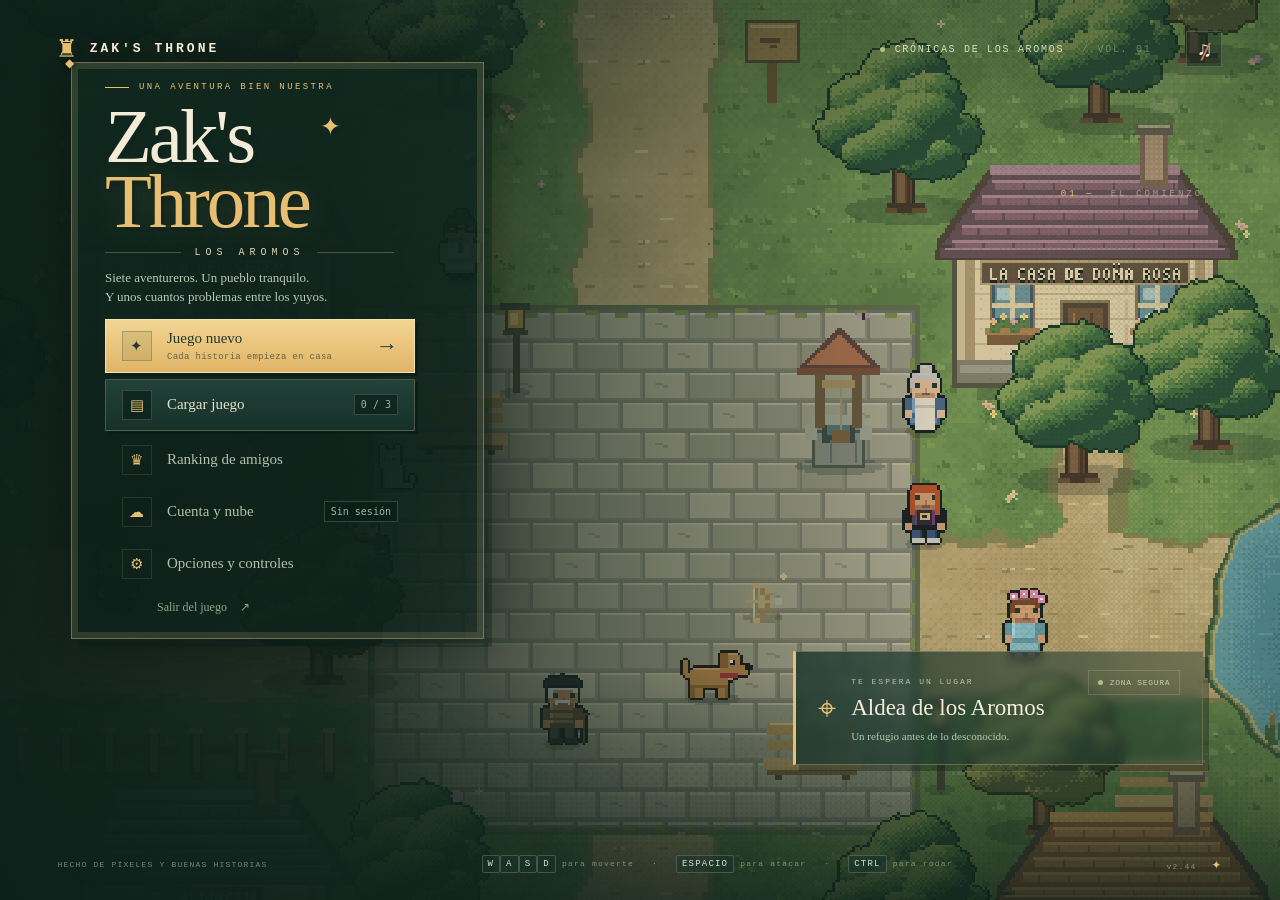
<file: index.html>
<!DOCTYPE html>
<html lang="es">
<head>
  <meta charset="UTF-8">
  <meta name="viewport" content="width=device-width, initial-scale=1, viewport-fit=cover, user-scalable=no">
  <meta name="mobile-web-app-capable" content="yes">
  <meta name="apple-mobile-web-app-capable" content="yes">
  <meta name="apple-mobile-web-app-status-bar-style" content="black-translucent">
  <meta name="theme-color" content="#172e28">
  <link rel="manifest" href="manifest.webmanifest">
  <link rel="apple-touch-icon" href="icons/icon-192.png">
  <meta name="description" content="Zak's Throne: una aventura pixel art entre amigos, yuyos y un poquito de peligro.">
  <title>Zak's Throne — Los Aromos</title>
  <link rel="icon" href="data:image/svg+xml,%3Csvg xmlns='http://www.w3.org/2000/svg' viewBox='0 0 32 32'%3E%3Crect width='32' height='32' rx='6' fill='%23172e28'/%3E%3Cpath d='M6 10l5 5 5-9 5 9 5-5-3 15H9z' fill='%23eac779'/%3E%3C/svg%3E">
  <link rel="stylesheet" href="src/style.css">
</head>
<body>
  <main id="app">
    <canvas id="world" width="640" height="360" aria-label="Mundo de Zak's Throne: juego de aventura visto desde arriba"></canvas>
    <div class="vignette"></div>
    <header id="masthead"><a class="brand" href="#" aria-label="Zak's Throne"><span class="crown">♜</span> ZAK'S THRONE</a><div class="edition"><span class="live-dot"></span> CRÓNICAS DE LOS AROMOS <span class="edition-version">/ VOL. 01</span></div><button class="icon-button" id="menu-fullscreen" title="Pantalla completa" aria-label="Pantalla completa">⛶</button><button class="icon-button" id="sound-toggle" title="Activar o desactivar sonido" aria-label="Activar sonido">♫<span class="sound-slash">/</span></button></header>
    <section id="menu-screen" class="screen menu-screen">
      <div class="menu-copy">
        <div class="eyebrow"><span></span> UNA AVENTURA BIEN NUESTRA</div>
        <h1>Zak's<br><span>Throne</span><i>✦</i></h1>
        <div class="title-rule"><span></span><b>LOS AROMOS</b><span></span></div>
        <p class="menu-description">Siete aventureros. Un pueblo tranquilo.<br>Y unos cuantos problemas entre los yuyos.</p>
        <nav class="main-actions" aria-label="Menú principal">
          <button class="button primary" id="new-game"><span class="button-symbol">✦</span><span>Juego nuevo<small>Cada historia empieza en casa</small></span><span class="arrow">→</span></button>
          <button class="button secondary" id="load-game"><span class="button-symbol">▤</span><span>Cargar juego</span><span id="save-count" class="button-tag">0 / 3</span></button>
          <button class="button quiet" id="ranking-button"><span class="button-symbol">♛</span><span>Ranking de amigos</span></button>
          <button class="button quiet hidden" id="cloud-button"><span class="button-symbol">☁</span><span>Cuenta y nube</span><span id="cloud-status" class="button-tag"></span></button>
          <button class="button quiet" id="settings-button"><span class="button-symbol">⚙</span><span>Opciones y controles</span></button>
          <button class="exit-link" id="exit-game">Salir del juego <span>↗</span></button>
        </nav>
        <div class="menu-note"><span class="tiny-leaf">❧</span> Sin apuro. El camino también es la aventura.</div>
      </div>
      <aside class="scene-caption"><div class="scene-marker">⌖</div><div><span>TE ESPERA UN LUGAR</span><strong>Aldea de los Aromos</strong><p>Un refugio antes de lo desconocido.</p></div><span class="safe-pill"><i></i> ZONA SEGURA</span></aside>
      <div class="scene-label"><span>01 —</span> EL COMIENZO</div>
    </section>
    <section id="character-screen" class="screen hidden">
      <div class="page-heading"><button class="back-button" data-back="menu">← Volver</button><div class="eyebrow">TU HISTORIA, TU PERSONAJE</div><h2>¿Quién sale a la aventura?</h2><p>Cada amigo tiene su manera de arreglárselas.</p></div>
      <div id="character-grid" class="character-grid"></div>
      <div id="character-detail" class="character-detail"></div>
      <div class="character-bottom"><label class="ranking-name"><span>Tu nombre en el ranking</span><input id="player-name" maxlength="16" autocomplete="nickname" placeholder="Tu apodo (obligatorio)" spellcheck="false" required aria-required="true"></label><button id="begin-adventure" class="button primary compact">Empezar la aventura <span>→</span></button></div>
    </section>
    <section id="hud" class="hidden" aria-label="Interfaz de juego">
      <div class="player-panel"><canvas id="hud-portrait" width="40" height="48"></canvas><div class="player-vitals"><div class="player-label"><strong id="hud-name">Dante</strong><span id="hud-level">NVL. 1</span></div><div class="meter health"><i id="health-fill"></i><span id="health-text"></span></div><div class="meter energy"><i id="energy-fill"></i><span id="energy-text"></span></div><div class="meter xp"><i id="xp-fill"></i></div><div class="purse"><span id="hud-coins" title="Monedas">◉ 0</span><button id="herb-button" class="purse-herbs" title="Usar hierba medicinal (R)">❦ <b id="hud-herbs">0/5</b> <kbd>R</kbd></button><button id="item-button" class="purse-herbs purse-item" title="Usar el objeto elegido (F). G cambia de objeto">🎒 <b id="hud-item">—</b> <kbd>F</kbd></button><span id="hud-combo" class="combo"></span></div></div></div>
      <div class="location-panel"><span id="hud-time">☀ 08:00</span><strong id="hud-biome">Aldea de los Aromos</strong><span id="hud-safety" class="safe-text">ZONA SEGURA</span></div>
      <div id="status-effects"></div><div id="quest-hint"><span>DIARIO DE VIAJE</span><strong id="quest-current">Encontrá el arco en la aldea</strong><small>J para abrir el diario</small></div>
      <div id="interaction-hint" class="hidden"></div>
      <div id="boss-bar" class="hidden" aria-live="polite"><span id="boss-name">Jefe</span><div class="boss-meter"><i id="boss-fill"></i></div><small id="boss-hint"></small></div>
      <div class="bottom-hud"><button id="stats-button" class="hud-button" title="Personaje (C)">♙ <span>Personaje</span><b id="points-badge" class="hidden">0</b><kbd>C</kbd></button><button id="bag-button" class="hud-button" title="Bolsa y amuletos (B)">🎒 <span>Bolsa</span><kbd>B</kbd></button><div id="weapon-bar"></div><button id="ability-button" class="hud-button ability"><span id="ability-label">Habilidad</span><kbd>Q</kbd><i id="ability-cooldown"></i></button><button id="journal-button" class="hud-button" title="Diario (J)">▤ <b id="journal-badge" class="hidden" aria-label="Recompensas para reclamar">◉</b><kbd>J</kbd></button><button id="pause-button" class="hud-button" title="Pausa (Esc)">Ⅱ <kbd>Esc</kbd></button><button id="fullscreen-button" class="hud-button" title="Pantalla completa" aria-label="Pantalla completa">⛶</button></div>
      <div id="touch-controls"><div id="joystick-zone" aria-label="Joystick: arrastrá para moverte"><div class="stick-base"><div class="stick-knob"></div></div></div><div class="touch-actions"><button id="touch-attack" aria-label="Atacar: arrastrá para apuntar y soltá para atacar, o tocá para apuntar solo"><span class="aim-knob">⚔</span></button><button id="touch-roll" aria-label="Rodar">⟲<small>Rodar</small></button><button id="touch-ability" aria-label="Habilidad">✦<small id="touch-ability-label">Hab.</small></button><button id="touch-interact" aria-label="Interactuar">E</button><button id="touch-herb" aria-label="Usar hierba">❦<small id="touch-herb-count">0</small></button><button id="touch-item" aria-label="Usar el objeto elegido">🎒<small id="touch-item-count">—</small></button><button id="touch-run" aria-label="Correr" aria-pressed="false">»<small>Correr</small></button><button id="touch-weapon" aria-label="Cambiar arma">✊<small>Arma</small></button></div></div>
    </section>
    <div id="toast-container" aria-live="polite"></div>
    <div id="modal-overlay" class="hidden"><section id="modal" role="dialog" aria-modal="true" aria-labelledby="modal-title"><button id="close-modal" class="modal-close" aria-label="Cerrar">×</button><div id="modal-content"></div></section></div>
    <footer id="menu-footer"><span>HECHO DE PÍXELES Y BUENAS HISTORIAS</span><span><kbd>W</kbd><kbd>A</kbd><kbd>S</kbd><kbd>D</kbd> para moverte <i>·</i> <kbd>ESPACIO</kbd> para atacar <i>·</i> <kbd>CTRL</kbd> para rodar</span><span>v2.44 <b>✦</b></span></footer>
  </main>
  <script src="src/config.js"></script><script src="src/data.js"></script><script src="src/npcs.js"></script><script src="src/world.js"></script><script src="src/pixel.js"></script><script src="src/render.js"></script><script src="src/game.js"></script><script src="src/bosses.js"></script><script src="src/dimension.js"></script><script src="src/items.js"></script><script src="src/realm.js"></script><script src="src/weather.js"></script><script src="src/companions.js"></script><script src="src/companions-art.js"></script><script src="src/companion-levels.js"></script><script src="src/kennel.js"></script><script src="src/truco.js"></script><script src="src/medals.js"></script><script src="src/wanderer.js"></script><script src="src/weekly.js"></script><script src="src/bestiary.js"></script><script src="src/counter.js"></script><script src="src/forest.js"></script><script src="src/ranking.js"></script><script src="src/cloud.js"></script><script src="src/ui.js"></script><script src="src/ui-extras.js"></script><script src="src/ui-codex.js"></script>
</body>
</html>
</file>
<file: src/style.css>
:root{--ink:#172e28;--deep:#11251f;--paper:#f4ecd8;--muted:#a1b3a0;--gold:#e7be72;--line:rgba(221,222,183,.2);--green:#8ba780;--red:#d37666}*{box-sizing:border-box}html,body{margin:0;min-height:100%;width:100%;background:var(--deep);color:var(--paper);font-family:Georgia,'Times New Roman',serif}button,a{-webkit-tap-highlight-color:transparent}button{font:inherit;cursor:pointer}button:disabled{cursor:not-allowed;opacity:.4}button:focus-visible,a:focus-visible{outline:2px solid var(--gold);outline-offset:5px}button{color:inherit}a{color:inherit;text-decoration:none}#app{height:100svh;min-height:680px;position:relative;overflow:hidden;background:#294b39}#world{position:absolute;inset:0;width:100%;height:100%;object-fit:cover;image-rendering:crisp-edges;image-rendering:pixelated}.vignette{position:absolute;inset:0;background:linear-gradient(90deg,rgba(12,31,25,.97) 0%,rgba(15,34,27,.89) 26%,rgba(15,34,27,.45) 49%,rgba(13,29,25,.08) 76%),linear-gradient(0deg,rgba(11,29,23,.74),transparent 25%,transparent 80%,rgba(11,29,23,.3));pointer-events:none}#masthead{position:absolute;z-index:10;left:4.5%;right:4.5%;top:31px;display:flex;align-items:center;gap:35px}.brand{font:700 13px/1.4 'Courier New',monospace;letter-spacing:3px;display:flex;align-items:center;gap:11px}.crown{font-size:30px;color:var(--gold);line-height:20px}.edition{font:10px 'Courier New',monospace;letter-spacing:1.7px;display:flex;gap:10px;align-items:center;margin-left:auto;color:#d7e0c4}.edition-version{opacity:.4;margin-left:8px}.live-dot,.safe-pill i{height:5px;width:5px;border-radius:50%;background:#acbf87;box-shadow:0 0 9px #adbf8755}.icon-button{border:1px solid var(--line);background:#132b2370;width:36px;height:36px;font-size:21px;position:relative}.sound-slash{position:absolute;right:9px;top:7px;font:22px monospace;color:var(--red)}.screen{position:absolute;inset:0}.hidden{display:none!important}.menu-copy{position:absolute;left:8.2%;top:19%;width:345px}.eyebrow{font:10px 'Courier New',monospace;letter-spacing:2.4px;color:var(--gold);display:flex;align-items:center;gap:10px}.eyebrow>span{height:1px;width:24px;background:var(--gold)}h1{font-size:clamp(76px,7.7vw,119px);line-height:.85;letter-spacing:-5px;margin:31px 0 27px;font-weight:normal;text-shadow:3px 4px 0 #0b211b55;position:relative}h1>span{color:var(--gold)}h1>i{font:25px Georgia;color:var(--gold);position:absolute;top:18px;left:277px}.title-rule{display:flex;align-items:center;gap:13px;width:289px}.title-rule span{height:1px;background:#d5b37555;flex:1}.title-rule b{font:10px 'Courier New',monospace;letter-spacing:5px;font-weight:normal;color:#ded5b7}.menu-description{font-size:15px;line-height:1.75;color:#bdc8b5;margin:23px 0 26px}.main-actions{display:flex;flex-direction:column;gap:10px;width:310px}.button{display:flex;align-items:center;gap:15px;text-align:left;width:100%;border:1px solid transparent;padding:16px 19px;font-size:17px;transition:background .18s,transform .18s}.button:hover{transform:translateX(3px)}.button.primary{background:var(--gold);color:#22392c;border-color:#f0d99b;box-shadow:3px 3px 0 #091e1970}.button.primary:hover{background:#f0cf8e}.button small{font:9px 'Courier New',monospace;display:block;margin-top:5px;opacity:.67;letter-spacing:.3px}.button-symbol{width:19px;font-size:20px}.arrow{margin-left:auto;font-size:22px}.secondary{border-color:#a4b09750;background:#1a352d8c;color:#e1e4cc}.secondary:hover,.quiet:hover{background:#36534499}.button-tag{font:10px monospace;margin-left:auto;border:1px solid var(--line);padding:4px 6px;color:var(--muted)}.quiet{background:#142e2455;color:#b2c0ab;border-color:transparent;padding-top:11px;padding-bottom:11px;font-size:14px}.exit-link{border:none;background:none;text-align:left;width:max-content;margin:7px 0 0 52px;padding:0;color:#8fa38e;font-size:12px}.exit-link:hover{color:var(--paper)}.exit-link span{padding-left:10px}.menu-note{margin-top:33px;font-size:11px;font-style:italic;color:#8b9e86;white-space:nowrap}.tiny-leaf{font-style:normal;color:var(--gold);font-size:20px;margin-right:8px}.scene-caption{position:absolute;right:6%;bottom:15%;display:flex;align-items:center;gap:15px;padding:18px 22px;border-left:2px solid #d5b77999;background:linear-gradient(90deg,#17342cc9,#17342c66);backdrop-filter:blur(5px)}.scene-marker{font-size:32px;color:var(--gold)}.scene-caption div>span{font:8px 'Courier New',monospace;letter-spacing:2px;color:#b6c5a6}.scene-caption strong{display:block;font-size:23px;font-weight:normal;margin:7px 0}.scene-caption p{font-size:11px;color:#b5c7ad;margin:0}.safe-pill{font:8px 'Courier New',monospace;color:#c3d2aa;letter-spacing:.7px;display:flex;align-items:center;gap:7px;border:1px solid #adc19740;padding:7px 9px;margin:0 0 0 28px;align-self:flex-start}.scene-label{position:absolute;right:6%;top:21%;font:9px 'Courier New',monospace;letter-spacing:3px;color:#dce5c388}.scene-label span{color:var(--gold);margin-right:8px}#menu-footer{position:absolute;bottom:26px;left:4.5%;right:4.5%;display:flex;justify-content:space-between;align-items:center;font:8px 'Courier New',monospace;letter-spacing:1.2px;color:#b4c4a2a0}kbd{display:inline-block;border:1px solid #b7c4a744;background:#18342b88;padding:3px 5px;font:9px 'Courier New',monospace;border-radius:2px;color:#dbe2c8}#menu-footer i{margin:0 12px}#menu-footer b{font-size:16px;color:var(--gold);margin-left:9px}#character-screen{background:#122b24ed;padding:99px 7% 65px;overflow:auto}.page-heading{text-align:center}.page-heading .eyebrow{justify-content:center}h2{font-size:37px;font-weight:normal;letter-spacing:-.8px;margin:12px 0}p{line-height:1.6}.page-heading p{color:var(--muted);font-size:14px;margin:8px 0 28px}.back-button{position:absolute;left:7%;top:104px;border:0;background:none;color:var(--muted);font-size:13px}.character-grid{max-width:1060px;margin:auto;display:grid;grid-template-columns:repeat(7,1fr);gap:12px}.character-card{background:#203c31;border:1px solid var(--line);text-align:center;position:relative;padding:16px 7px 18px;transition:transform .15s,background .15s}.character-card:hover{transform:translateY(-4px);background:#2b4939}.character-card.selected{border-color:var(--gold);background:#364736;box-shadow:0 0 0 2px #d5b77922}.character-card.selected:before{content:'✦';position:absolute;top:8px;right:10px;color:var(--gold);font-size:13px}.character-card canvas{height:105px;width:88px;image-rendering:pixelated;display:block;margin:0 auto 9px}.character-card strong{font-size:21px;display:block;font-weight:normal}.character-card small{font:9px 'Courier New',monospace;color:var(--muted);display:block;margin-top:8px}.character-detail{max-width:1060px;margin:18px auto 0;display:grid;grid-template-columns:1fr 1.7fr;gap:30px;background:#0b221b80;border:1px solid var(--line);padding:23px 26px}.stat-row{display:flex;align-items:center;gap:12px;font:12px 'Courier New',monospace;margin-bottom:11px}.stat-row label{width:100px;color:var(--muted)}.stat-track{height:4px;background:#6f856735;flex:1}.stat-track i{display:block;height:100%;background:var(--gold)}.stat-row b{width:28px;text-align:right;font-weight:normal}.traits{display:flex;flex-direction:column;gap:12px}.trait h3{font-size:13px;font-weight:normal;margin:0 0 5px;color:var(--gold)}.trait p{font-size:11px;color:#afbfaa;margin:0;line-height:1.55}.trait.negative h3{color:#dca28d}.character-bottom{max-width:1060px;margin:18px auto;display:flex;align-items:center;justify-content:space-between;gap:20px}.character-bottom>span{font-size:11px;color:var(--muted)}.compact{width:auto!important;min-width:220px;padding:14px 20px;font-size:15px!important;justify-content:space-between}.playing #masthead,.playing #menu-footer,.playing .vignette{display:none}.playing #app{min-height:0}.playing #world{object-fit:fill}#hud{position:absolute;inset:0;pointer-events:none;font-family:'Courier New',monospace}#hud button{pointer-events:auto}.player-panel{position:absolute;top:22px;left:25px;display:flex;gap:10px;align-items:center;background:#142a24ed;border:1px solid #cbb97b70;box-shadow:3px 3px #0c211c77;padding:12px}.player-panel canvas{width:45px;height:54px;image-rendering:pixelated;background:#324b37}.player-vitals{width:175px}.player-label{display:flex;justify-content:space-between;font-size:12px;margin-bottom:8px}.player-label span{font-size:9px;color:var(--gold)}.meter{height:13px;position:relative;background:#071d17;border:1px solid #9eac8266;margin-top:4px}.meter i{display:block;height:100%;transition:width .12s}.meter span{position:absolute;inset:0;text-align:center;font-size:9px;line-height:11px;text-shadow:1px 1px #142b24}.health i{background:#b85549;box-shadow:inset 0 2px #df958277}.energy{height:9px}.energy i{background:#c7a455}.energy span{line-height:7px;font-size:7px}.xp{height:4px;border:0}.xp i{background:#a5c9a0}.location-panel{position:absolute;top:24px;right:25px;background:#132b23dc;border:1px solid #bdb88150;padding:12px 20px;text-align:right}.location-panel>span{display:block;font-size:9px;color:var(--gold)}.location-panel strong{display:block;font:19px Georgia;margin:5px 0 7px}.location-panel .safe-text{font-size:8px;color:#aac390;letter-spacing:2px}.location-panel .danger{color:#e8a285}.bottom-hud{position:absolute;bottom:25px;left:50%;transform:translateX(-50%);display:flex;align-items:stretch;gap:7px;white-space:nowrap}.hud-button,.weapon-slot{position:relative;background:#142d25ee;border:1px solid #b8b48a77;min-height:51px;min-width:42px;padding:10px;color:#e4dfbf;font:12px 'Courier New',monospace;box-shadow:2px 2px #11221c70;display:flex;align-items:center;justify-content:center;gap:6px}.hud-button kbd{font-size:8px;padding:2px 3px}.hud-button:hover,.weapon-slot:hover{background:#34503b}.hud-button b{position:absolute;top:-7px;right:-6px;background:var(--gold);color:var(--ink);border-radius:50%;padding:4px;min-width:20px}.ability{min-width:150px;overflow:hidden}.ability>i{position:absolute;inset:auto 0 0;height:3px;background:var(--gold);pointer-events:none}#weapon-bar{display:flex;gap:5px}.weapon-slot{width:48px;font-size:21px;padding:5px}.weapon-slot kbd{position:absolute;top:3px;left:3px;font-size:7px;line-height:7px;padding:1px 2px}.weapon-slot.selected{border-color:var(--gold);background:#4c5433}.weapon-slot.locked{opacity:.4}.weapon-slot .ammo{position:absolute;bottom:3px;right:4px;font-size:7px;color:var(--gold)}#status-effects{position:absolute;left:25px;top:124px;display:flex;gap:7px;max-width:60%;flex-wrap:wrap}.status-tag{background:#142b23e0;color:#e9d4a5;border:1px solid #d1b86a66;font-size:10px;padding:7px 9px}#quest-hint{position:absolute;top:141px;right:25px;max-width:245px;background:#132b23c9;padding:12px 15px;border-left:2px solid #d9bc73}#quest-hint>span{display:block;font-size:8px;letter-spacing:2px;color:var(--gold)}#quest-hint strong{display:block;font:13px Georgia;margin:7px 0}#quest-hint small{font-size:8px;color:var(--muted)}#interaction-hint{position:absolute;left:50%;bottom:100px;transform:translateX(-50%);background:#112c23eb;border:1px solid #cbbb8980;padding:10px 16px;font-size:12px;white-space:nowrap}#interaction-hint kbd{margin-right:8px}#toast-container{position:absolute;left:50%;top:12%;transform:translateX(-50%);z-index:40;width:max-content;max-width:90%;pointer-events:none}.toast{background:#18362eef;border:1px solid #d3b67488;border-left:3px solid var(--gold);padding:13px 20px;box-shadow:3px 3px #0b201b66;color:var(--paper);font-size:13px;max-width:460px;text-align:center;animation:toast-in .25s ease-out;margin-bottom:8px}.toast.error{border-color:#cd8170}.toast.leaving{opacity:0;transition:opacity .3s}@keyframes toast-in{from{opacity:0;transform:translateY(-8px)}to{opacity:1;transform:none}}#modal-overlay{position:absolute;inset:0;z-index:30;background:#091e18bd;backdrop-filter:blur(5px);display:flex;align-items:center;justify-content:center;padding:24px}#modal{width:580px;max-width:100%;max-height:90vh;overflow:auto;background:#19342b;border:1px solid #b8aa7c;box-shadow:7px 7px #071b15aa;padding:33px;position:relative}.modal-close{position:absolute;right:14px;top:10px;background:none;border:0;color:var(--muted);font-size:27px}.modal-eyebrow{font:9px 'Courier New',monospace;letter-spacing:2px;color:var(--gold)}#modal h2{font-size:30px;margin:10px 0 20px}#modal p{font-size:13px;color:#bfccb5}.modal-actions{display:flex;flex-direction:column;gap:10px;margin-top:22px}.modal-actions .button{font-size:15px;justify-content:space-between}.save-slot{width:100%;border:1px solid var(--line);background:#10291f;margin:8px 0;padding:15px;display:flex;gap:15px;align-items:center;text-align:left}.save-slot:not(:disabled):hover{border-color:var(--gold);background:#294535}.slot-index{color:var(--gold);font:21px Georgia}.slot-content{flex:1}.slot-content strong{display:block;font-size:16px;font-weight:normal}.slot-content small{display:block;color:var(--muted);font:10px 'Courier New',monospace;margin-top:7px;line-height:1.6}.slot-arrow{color:var(--gold)}.help-grid{display:grid;grid-template-columns:1fr 1fr;gap:11px 20px;font-size:12px;margin:20px 0}.help-grid>div{display:flex;justify-content:space-between;gap:8px;color:#bbc8b1;align-items:center}.setting-row{display:flex;align-items:center;justify-content:space-between;padding:15px 0;border-top:1px solid var(--line);font-size:14px}.toggle{border:1px solid #cdb77b;background:#10271f;padding:7px 12px;color:var(--gold);font:10px 'Courier New',monospace}.hint{font-size:11px!important;color:var(--muted)!important}.stats-upgrade{display:flex;justify-content:space-between;gap:10px;align-items:center;border-bottom:1px solid var(--line);padding:12px 0;font-size:14px}.stats-upgrade>span{flex:1}.stats-upgrade b{color:var(--gold);font:13px monospace}.upgrade-button{background:#d5b778;color:#18352a;border:0;width:27px;height:27px;font-size:17px}.stats-summary{background:#10281f;padding:13px;font:11px/1.9 'Courier New',monospace;color:#b7c6aa;margin-top:18px}.journal-task{display:flex;align-items:flex-start;gap:13px;border-bottom:1px solid var(--line);padding:13px 0;font-size:14px}.journal-task b{color:var(--gold);font-weight:normal}.journal-task.done{opacity:.55}.journal-task.done strong{text-decoration:line-through}.journal-task strong{font-weight:normal}.journal-task small{font-size:11px;color:var(--muted);display:block;margin-top:5px}.death-quote{font:italic 21px/1.5 Georgia!important;color:var(--gold)!important;border-left:2px solid var(--gold);padding-left:18px}.inline-actions{display:flex;gap:10px;margin-top:17px}.inline-actions .button{font-size:13px;padding:12px;justify-content:center}#touch-controls{display:none}.exited #world{filter:blur(3px)}@media(min-height:850px){.menu-copy{top:21%}.main-actions{gap:12px}.menu-description{margin:28px 0 30px}}@media(max-height:740px) and (min-width:801px){#app{min-height:600px}.menu-copy{top:17%}h1{font-size:83px;margin:24px 0}.menu-description{margin:18px 0}.button{padding-top:13px;padding-bottom:13px}.menu-note{margin-top:19px}.scene-caption{bottom:18%}.character-card canvas{height:85px;width:71px}.character-detail{padding:15px 22px}.page-heading p{margin-bottom:18px}#character-screen{padding-top:90px}}@media(max-width:1000px){.menu-copy{left:7%}.scene-caption{right:4%;padding:14px;gap:10px}.scene-caption strong{font-size:19px}.safe-pill{display:none}.character-grid{gap:7px}.character-card canvas{width:70px;height:84px}.character-detail{gap:18px}.edition-version{display:none}.hud-button>span:not(#ability-label){display:none}.ability{min-width:120px}.bottom-hud{gap:5px}.hud-button{padding:8px}#quest-hint{max-width:205px}}@media(max-width:700px){#app{min-height:740px}#masthead{top:22px;left:6%;right:6%}.edition{display:none}.icon-button{margin-left:auto}.vignette{background:linear-gradient(90deg,#102b23f0,#122c24b0 70%,#102b2370),linear-gradient(0deg,#102b23cc,transparent)}.menu-copy{left:9%;top:17%;width:82%}h1{font-size:88px}.menu-description{font-size:14px}.main-actions{width:100%;max-width:330px}.scene-caption{display:none}.scene-label{display:none}#menu-footer{left:9%;right:9%;font-size:7px}#menu-footer>span:nth-child(2){display:none}.menu-note{font-size:10px}.character-grid{grid-template-columns:repeat(4,1fr);gap:8px}.character-card{padding:8px}.character-card canvas{height:66px;width:55px;margin-bottom:5px}.character-card strong{font-size:17px}.character-card small{font-size:8px}.page-heading h2{font-size:27px}.page-heading .eyebrow{font-size:8px}.page-heading p{font-size:12px;margin-bottom:17px}.back-button{top:76px;font-size:11px}.character-detail{grid-template-columns:1fr;padding:16px;gap:12px}.traits{gap:10px}.trait p{font-size:10px}.stat-row{font-size:10px;margin-bottom:7px}.character-bottom{flex-direction:column}.character-bottom>span{font-size:10px}.character-bottom .button{width:100%!important}#character-screen{padding:102px 6% 75px}#modal{padding:28px 22px}.player-panel{left:10px;top:10px;padding:8px;gap:6px}.player-panel canvas{width:30px;height:36px}.player-vitals{width:130px}.player-label{font-size:10px}.location-panel{top:10px;right:10px;padding:10px}.location-panel strong{font-size:13px}.location-panel .safe-text{font-size:6px}.location-panel>span{font-size:7px}#quest-hint{display:none}#status-effects{left:10px;top:103px}.status-tag{font-size:8px;padding:5px}.bottom-hud{bottom:12px;gap:4px}.hud-button,.weapon-slot{min-height:41px;min-width:32px;font-size:10px;padding:5px}.weapon-slot{width:34px;font-size:17px}.hud-button kbd{display:none}.ability{min-width:100px;font-size:9px}.help-grid{grid-template-columns:1fr}.brand{font-size:11px}.playing #app{min-height:0}#interaction-hint{bottom:170px;font-size:10px;max-width:90%;white-space:normal}}@media(pointer:coarse){#touch-controls{display:flex;position:absolute;bottom:77px;left:16px;right:16px;justify-content:space-between;align-items:flex-end}.dpad{width:126px;display:grid;grid-template-columns:repeat(3,40px);gap:3px}.dpad button{height:38px}.dpad button:first-child{grid-column:2}.dpad button:nth-child(2){grid-row:2;grid-column:1}.dpad button:nth-child(3){grid-row:2;grid-column:2}.dpad button:nth-child(4){grid-row:2;grid-column:3}#touch-controls button{background:#17392abf;border:1px solid #d7c78888;color:var(--paper);touch-action:none;user-select:none;border-radius:3px}.touch-actions{display:flex;gap:7px;align-items:flex-end}.touch-actions button{padding:13px 10px;font:10px monospace}.touch-actions #touch-attack{height:63px;width:65px;border-radius:50%}.player-panel{transform-origin:top left}.bottom-hud{bottom:12px}#interaction-hint{bottom:165px}}@media(prefers-reduced-motion:reduce){*{transition:none!important;animation:none!important}}

.weapon-recharge{position:absolute;bottom:0;left:0;height:2px;background:var(--gold);pointer-events:none}.weapon-slot.locked .weapon-recharge{display:none}@media(min-height:850px){.menu-copy{top:17.5%}}

#world:focus{outline:none}

@media(max-width:700px){.bottom-hud{left:8px;width:calc(100% - 16px);transform:none;justify-content:center;gap:3px}.bottom-hud .hud-button{min-width:28px;padding:4px;font-size:9px}.bottom-hud .ability{min-width:85px;max-width:120px;flex:1}.bottom-hud .weapon-slot{width:30px;min-width:30px}#weapon-bar{gap:3px}}
/* v1.1: bolsa, combo, jefes y El Almacén. */
.purse{display:flex;align-items:center;gap:8px;margin-top:7px;font-size:11px}.purse>span:first-child{color:#f2cb5b;min-width:46px}.purse-herbs{pointer-events:auto;background:#0f251e;border:1px solid #9eac8255;color:#bfe0a8;font:11px 'Courier New',monospace;padding:2px 6px;display:flex;align-items:center;gap:4px}.purse-herbs b{font-weight:normal;color:#e4dfbf}.purse-herbs kbd{font-size:7px;padding:1px 3px}.purse-herbs:disabled{opacity:.45}.combo{margin-left:auto;color:#f6e2b8;font-weight:bold;letter-spacing:1px}.combo.ready{color:#ffd65c;text-shadow:0 0 6px #ffd65c88;animation:combo-pulse .5s ease-in-out infinite alternate}@keyframes combo-pulse{from{transform:scale(1)}to{transform:scale(1.15)}}
#status-effects{top:146px}
#boss-bar{position:absolute;top:24px;left:50%;transform:translateX(-50%);width:min(420px,44vw);text-align:center;background:#1a1418e6;border:1px solid #c47c6a99;box-shadow:3px 3px #0c0a0b77;padding:9px 14px 8px}#boss-bar>span{display:block;font:15px Georgia;color:#f3d9c4;letter-spacing:.5px}.boss-meter{height:10px;background:#0d0a0b;border:1px solid #8c5a4f;margin:7px 0 5px}.boss-meter i{display:block;height:100%;background:linear-gradient(#e0705e,#a63a33);transition:width .15s}#boss-bar small{font-size:9px;color:#c9a99b;letter-spacing:1px}#boss-bar.warning{border-color:#ff8f7a;animation:boss-warn .2s ease-in-out infinite alternate}#boss-bar.warning small{color:#ffb09a;font-weight:bold}@keyframes boss-warn{from{box-shadow:0 0 0 #ff8f7a00}to{box-shadow:0 0 16px #ff8f7a88}}
.shop-purse{display:flex;justify-content:space-between;align-items:center;background:#10281f;border:1px solid var(--line);padding:11px 15px;font:12px 'Courier New',monospace!important}.shop-purse strong{color:#f2cb5b;font-size:18px}.shop-message{color:var(--gold)!important}.shop-item{display:flex;justify-content:space-between;align-items:center;gap:14px;border-bottom:1px solid var(--line);padding:12px 0}.shop-item strong{font-weight:normal;font-size:15px}.shop-item small{display:block;font-size:11px;color:var(--muted);margin-top:4px}.shop-item .shop-note{color:#c9b98a;font-family:'Courier New',monospace;font-size:10px}.shop-buy{min-width:84px;background:#d5b778;color:#18352a;border:0;padding:9px 10px;font:bold 12px 'Courier New',monospace}.shop-buy:not(:disabled):hover{background:#f0cf8e}.shop-item.sold-out{opacity:.55}
.journal-task.boss strong{color:#f0b9a8}
#app:has(#boss-bar:not(.hidden)) #toast-container{top:118px}@media(max-width:1000px){#boss-bar{top:auto;bottom:90px;width:min(320px,40vw);padding:6px 10px}#boss-bar>span{font-size:12px}.boss-meter{margin:5px 0 3px}#app:has(#boss-bar:not(.hidden)) #toast-container{top:12%}}@media(max-width:700px){#status-effects{top:122px}#boss-bar{top:108px;bottom:auto;width:calc(100% - 20px);padding:6px 10px}#app:has(#boss-bar:not(.hidden)) #status-effects{top:168px}#app:has(#boss-bar:not(.hidden)) #toast-container{top:200px}#boss-bar>span{font-size:12px}.purse{font-size:9px;gap:5px}.purse-herbs{font-size:9px}.purse-herbs kbd{display:none}}
@media(pointer:coarse){.touch-actions #touch-roll{height:52px;width:52px;border-radius:50%}}
/* v1.2: juego cómodo en celulares. */
#fullscreen-button{display:none}
.choosing #menu-footer{display:none}
.character-bottom{position:sticky;bottom:-65px;z-index:2;background:linear-gradient(0deg,#122b24 70%,#122b2400);padding:12px 0}
@media(max-height:520px){
 #app,.playing #app{min-height:0}
 #masthead{top:12px}
 .menu-copy{top:54px;left:6%;width:auto;display:grid;grid-template-columns:auto 300px;column-gap:44px;align-items:start}
 .menu-copy .eyebrow,.menu-copy .title-rule,.menu-note,.scene-label,.scene-caption,#menu-footer{display:none}
 h1{font-size:64px;margin:6px 0 10px;letter-spacing:-3px;grid-column:1}h1>i{display:none}
 .menu-description{grid-column:1;margin:0;font-size:13px}
 .main-actions{grid-column:2;grid-row:1/span 3;width:300px;gap:7px;margin-top:6px}
 .button{padding:10px 14px;font-size:15px}.button small{display:none}.exit-link{margin-top:2px}
 #character-screen{padding:56px 4% 0}.back-button{top:58px;left:4%}
 .page-heading h2{font-size:24px;margin:6px 0}.page-heading p{display:none}.page-heading .eyebrow{font-size:8px}
 .character-card{padding:7px 4px 9px}.character-card canvas{width:52px;height:62px;margin-bottom:4px}.character-card strong{font-size:16px}.character-card small{font-size:7px;margin-top:3px}
 .character-detail{margin-top:10px;padding:12px 16px;gap:16px}.character-bottom{margin:8px auto 0;bottom:0}
 #modal{padding:20px 22px;max-height:94svh}#modal h2{font-size:22px;margin:6px 0 12px}
}
@media(max-width:700px){.character-bottom{bottom:0;margin-bottom:0}#character-screen{padding-bottom:0}}
@media(pointer:coarse){
 html,body{overscroll-behavior:none}
 .playing,.playing #app{touch-action:none;-webkit-user-select:none;user-select:none;-webkit-touch-callout:none}
 #hud button{-webkit-tap-highlight-color:transparent}
 #touch-controls{display:block;position:absolute;inset:0;pointer-events:none}
 #joystick-zone{position:absolute;left:0;bottom:0;width:44%;height:62%;pointer-events:auto;touch-action:none}
 .stick-base{position:absolute;left:max(86px,calc(env(safe-area-inset-left) + 76px));top:calc(100% - 96px);width:116px;height:116px;margin:-58px 0 0 -58px;border-radius:50%;border:2px solid #e7be7266;background:radial-gradient(#11251f55,#11251fa8);opacity:.5;transition:opacity .15s;pointer-events:none}
 #joystick-zone.active .stick-base{opacity:1}
 .stick-knob{position:absolute;left:50%;top:50%;width:50px;height:50px;margin:-25px 0 0 -25px;border-radius:50%;background:radial-gradient(circle at 35% 35%,#f4d996,#c99d4f);box-shadow:0 3px 8px #0008}
 #touch-controls .touch-actions{display:block;position:absolute;right:max(12px,env(safe-area-inset-right));bottom:max(12px,env(safe-area-inset-bottom));width:220px;height:212px;pointer-events:none;gap:0}
 #touch-controls .touch-actions button{position:absolute;pointer-events:auto;touch-action:none;border-radius:50%;padding:0;background:#13302599;border:1px solid #d7c78899;color:var(--paper);font:20px Georgia;display:flex;flex-direction:column;align-items:center;justify-content:center;line-height:1;box-shadow:0 2px 6px #0006;backdrop-filter:blur(2px)}
 #touch-controls .touch-actions button small{font:8px 'Courier New',monospace;margin-top:3px;max-width:90%;overflow:hidden;white-space:nowrap;text-overflow:ellipsis}
 #touch-controls .touch-actions button:active{transform:scale(.92);background:#34503bcc}
 #touch-controls .touch-actions button:disabled{opacity:.38}
 #touch-controls #touch-attack{right:0;bottom:0;width:84px;height:84px;font-size:32px;background:#7a3a2fcc;border-color:#f0b28f}
 #touch-controls #touch-roll{right:97px;bottom:12px;width:60px;height:60px}
 #touch-controls #touch-ability{right:12px;bottom:97px;width:60px;height:60px;color:var(--gold)}
 #touch-controls #touch-interact{right:77px;bottom:77px;width:50px;height:50px;font:bold 17px 'Courier New',monospace}
 #touch-controls #touch-interact.available{background:#c99d4fdd;color:#1b2f26;border-color:#ffe7a8;animation:interact-pulse .8s ease-in-out infinite alternate}
 @keyframes interact-pulse{to{box-shadow:0 0 14px #f4d996}}
 #touch-controls #touch-herb{right:170px;bottom:20px;width:44px;height:44px;font-size:17px;color:#bfe0a8}
 #touch-controls #touch-run{right:150px;bottom:95px;width:44px;height:44px;font-size:17px}
 #touch-controls #touch-run.active{background:#c7a455dd;color:#1b2f26}
 #touch-controls #touch-weapon{right:59px;bottom:165px;width:44px;height:44px;font-size:18px}
 .bottom-hud{top:max(8px,env(safe-area-inset-top));bottom:auto;gap:5px}
 .bottom-hud #weapon-bar,.bottom-hud #ability-button,.bottom-hud kbd,#stats-button>span{display:none!important}
 .bottom-hud .hud-button{min-height:38px;min-width:38px;padding:5px 8px;font-size:15px}
 #fullscreen-button{display:flex}
 .player-panel{top:max(8px,env(safe-area-inset-top));left:max(8px,env(safe-area-inset-left));padding:7px;gap:7px}.player-panel canvas{width:30px;height:36px}.player-vitals{width:150px}.player-label{font-size:10px;margin-bottom:4px}
 .location-panel{top:max(8px,env(safe-area-inset-top));right:max(8px,env(safe-area-inset-right));padding:7px 12px}.location-panel strong{font-size:14px;margin:3px 0}.location-panel>span{font-size:8px}
 #quest-hint{display:none}
 #status-effects{left:max(8px,env(safe-area-inset-left));top:104px}
 #interaction-hint{bottom:18px;font-size:11px}
 #boss-bar{top:56px;bottom:auto;width:min(340px,40vw);padding:5px 10px}#boss-bar>span{font-size:12px}
 #toast-container{top:58px}.toast{font-size:12px;padding:9px 14px}
 #app:has(#boss-bar:not(.hidden)) #toast-container{top:120px}
}
@media(pointer:coarse) and (orientation:portrait){
 .bottom-hud{left:auto;right:max(8px,env(safe-area-inset-right));transform:none;top:74px;width:auto}
 #boss-bar{top:124px;width:calc(100% - 16px)}
 #app:has(#boss-bar:not(.hidden)) #status-effects{top:186px}
 #toast-container{top:128px}#app:has(#boss-bar:not(.hidden)) #toast-container{top:190px}
 #interaction-hint{bottom:240px}
 #joystick-zone{width:50%;height:48%}
}
/* v1.2: ranking de amigos. */
.ranking-name{display:flex;align-items:center;gap:10px;font:10px 'Courier New',monospace;color:var(--muted);letter-spacing:.5px}.ranking-name input{width:170px;background:#0d241c;border:1px solid #b8aa7c88;color:var(--paper);font:15px Georgia;padding:9px 11px}.ranking-name input:focus{outline:2px solid var(--gold);outline-offset:1px}
.rank-tabs{display:flex;gap:6px;margin-bottom:12px}.rank-tab{flex:1;background:#10281f;border:1px solid var(--line);color:var(--muted);padding:9px;font:11px 'Courier New',monospace;letter-spacing:1px}.rank-tab.selected{border-color:var(--gold);color:var(--gold);background:#2a3d2c}
.rank-list{max-height:52vh;overflow:auto}.rank-row{display:grid;grid-template-columns:34px 1fr 46px 70px 48px;gap:8px;align-items:center;padding:9px 6px;border-bottom:1px solid var(--line);font:13px 'Courier New',monospace;text-align:right}.rank-row>span:nth-child(2){text-align:left}.rank-head{font-size:9px;color:var(--gold);letter-spacing:1px;position:sticky;top:0;background:#19342b}.rank-pos{text-align:center!important;color:var(--gold)}.rank-player strong{display:block;font:15px Georgia;font-weight:normal}.rank-player small{font-size:9px;color:var(--muted)}.rank-row.top .rank-pos{font-size:17px}.rank-row.mine{background:#e7be7214;box-shadow:inset 2px 0 var(--gold)}
@media(max-width:700px){.ranking-name{flex-direction:column;align-items:stretch;gap:5px;width:100%}.ranking-name input{width:100%}.rank-row{grid-template-columns:26px 1fr 34px 54px 38px;gap:5px;font-size:11px}}
@media(max-height:520px){.ranking-name input{padding:6px 9px;font-size:13px}.rank-list{max-height:46svh}.main-actions .quiet{padding-top:8px;padding-bottom:8px}}

/* v1.3: controles táctiles más chicos y configurables (--tc la fija ui.js según Opciones). */
#menu-fullscreen{display:none}
@media(pointer:coarse){
 #menu-fullscreen{display:block;margin-left:auto;font-size:18px}#menu-fullscreen+#sound-toggle{margin-left:8px}
 #touch-controls .touch-actions{transform:scale(var(--tc,.7));transform-origin:100% 100%}
 .stick-base{transform:scale(var(--tc,.7));opacity:.35}
 #joystick-zone.active .stick-base{opacity:.85}
 #touch-controls .touch-actions button{background:#1330256b;border-color:#d7c78870;box-shadow:none;backdrop-filter:none}
 #touch-controls #touch-attack{background:#7a3a2f99}
 #touch-controls .touch-actions button:active{background:#34503bb3}
 .player-panel,.location-panel{opacity:.92}
}
@media(pointer:coarse) and (max-height:430px){
 .player-panel{padding:5px;gap:5px}.player-panel canvas{width:24px;height:29px}.player-vitals{width:128px}
 .meter{height:10px}.meter span{font-size:8px;line-height:8px}.energy{height:7px}.energy span{display:none}
 .location-panel{padding:5px 9px}.location-panel strong{font-size:12px}.location-panel .safe-text{display:none}
 .bottom-hud .hud-button{min-height:32px;min-width:32px;padding:3px 6px;font-size:13px}
 #status-effects{top:86px}
}
/* v1.3: apodo obligatorio y borrar ranuras. */
.ranking-name input.invalid{border-color:var(--red);outline:2px solid var(--red);outline-offset:1px}.ranking-name input.invalid::placeholder{color:#e8a285}
.slot-line{display:flex;gap:8px;align-items:stretch;margin:8px 0}.slot-line .save-slot{margin:0;flex:1}.slot-delete{width:52px;flex:none;border:1px solid var(--line);background:#10291f;color:#e8a285;font-size:18px}.slot-delete:hover{border-color:var(--red);background:#3a2621}
/* v1.4: el herrero y botones táctiles un poco más grandes que el joystick. */
@media(pointer:coarse){#touch-controls .touch-actions{transform:scale(var(--tb,.82))}}
.smith-talk{display:flex;gap:14px;align-items:stretch;margin-bottom:12px}.smith-portrait{width:96px;height:132px;flex:none;image-rendering:pixelated;border:1px solid #b8aa7c88}
.smith-bubble{position:relative;flex:1;background:#f1e6c8;color:#2a2219;padding:12px 15px;border:2px solid #6b4f33;box-shadow:3px 3px #0b201b66;align-self:center}
.smith-bubble:before{content:'';position:absolute;left:-10px;top:22px;border:8px solid transparent;border-right-color:#6b4f33;border-left:0}
.smith-bubble strong{display:block;font:11px 'Courier New',monospace;letter-spacing:1.5px;color:#7a4b22}#modal .smith-bubble .smith-line{font:italic 19px Georgia;color:#2a2219;margin:6px 0 0}
.smith-message{display:block;margin-top:8px;font:12px 'Courier New',monospace;color:#6b3a1c}
.smith-bag{display:flex;flex-wrap:wrap;gap:6px;margin:6px 0 4px}.smith-bag span{background:#10281f;border:1px solid var(--line);padding:5px 8px;font:11px 'Courier New',monospace;color:#d8dcc4}.smith-bag .bag-coins{color:#f2cb5b}
.smith-heading{font-weight:normal;color:var(--gold);font-size:15px;margin:16px 0 2px}
.smith-cost{display:flex!important;flex-wrap:wrap;gap:5px;margin-top:6px}.smith-cost .need{font:10px 'Courier New',monospace;padding:2px 6px;border:1px solid #8ba78066;color:#bfe0a8}.smith-cost .need.missing{border-color:#cd817088;color:#e8a285}
@media(max-width:700px),(max-height:520px){.smith-portrait{width:64px;height:88px}#modal .smith-bubble .smith-line{font-size:16px}}
/* v1.5: recompensas del diario. */
.journal-task>div{flex:1}.journal-task.done:has(.quest-claim){opacity:1}.journal-task.done:has(.quest-claim) strong{text-decoration:none}
.quest-claim{align-self:center;min-width:auto;white-space:nowrap}.quest-reward{align-self:center;font:11px 'Courier New',monospace;color:#f2cb5b;white-space:nowrap}.quest-reward.claimed{color:var(--muted)}
.journal-claim-all{justify-content:center;margin:4px 0 8px}
#journal-badge{font-size:11px;padding:3px 4px;min-width:18px}
/* Escenas: el HUD se esconde y no se puede tocar mientras dura el diálogo. */
#hud{transition:opacity .4s}body.cutscene #hud{opacity:0}body.cutscene #hud *{pointer-events:none!important}
/* v2.8: analógico de ataque y lienzos siempre nítidos. */
canvas{image-rendering:crisp-edges;image-rendering:pixelated}
@media(pointer:coarse){
 #touch-controls #touch-attack{width:92px;height:92px;z-index:3;overflow:visible;background:#7a3a2f66;border:2px solid #f0b28f88}
 #touch-controls #touch-attack:active{transform:none;background:#7a3a2f88}
 #touch-controls #touch-attack.aiming{background:#a8482fa8;border-color:#ffd9b8}
 .aim-knob{position:absolute;left:50%;top:50%;width:48px;height:48px;margin:-24px 0 0 -24px;border-radius:50%;display:flex;align-items:center;justify-content:center;font-size:24px;line-height:1;color:#fff4dc;background:#c8583e;border:2px solid #ffc9a3;box-shadow:inset -3px -3px 0 #8f3525,inset 3px 3px 0 #e58561,0 2px 0 #0007;pointer-events:none}
 #touch-attack.active .aim-knob{background:#dc6a4b}
}
/* v2.16: reloj del HUD durante la luna roja. */
.location-panel #hud-time.blood-moon{color:#ff6a5e;text-shadow:0 0 6px #ff2030}
/* v2.15: cuenta y nube. */
.cloud-form{display:flex;flex-direction:column;gap:12px;margin-top:6px}.cloud-field{display:flex;flex-direction:column;gap:5px;font:10px 'Courier New',monospace;letter-spacing:.5px;color:var(--muted)}.cloud-field input{background:#0d241c;border:1px solid #b8aa7c88;color:var(--paper);font:16px Georgia;padding:10px 12px;width:100%}.cloud-field input:focus{outline:2px solid var(--gold);outline-offset:1px}
.cloud-error{margin:0;min-height:18px;color:#e8a285;font-size:14px}.cloud-state{font:12px 'Courier New',monospace;color:var(--gold);min-height:16px}#cloud-status{white-space:nowrap}
/* v2.15: menú compacto en ventanas bajas, para que entren todas las opciones. */
@media(min-width:701px) and (min-height:521px) and (max-height:900px){
 .menu-copy{top:82px}.eyebrow{font-size:9px}#menu-screen h1{font-size:clamp(58px,6vw,84px);margin:12px 0 12px;letter-spacing:-3px}#menu-screen h1>i{top:8px;left:215px}.menu-description{font-size:13px;line-height:1.5;margin:10px 0 12px}.main-actions{gap:6px}.main-actions .button{padding:10px 16px;font-size:15px}.main-actions .quiet{padding-top:7px;padding-bottom:7px}.menu-note{display:none}
}
@media(min-width:701px) and (min-height:521px) and (max-height:680px){.menu-copy{top:68px}}
/* v2.19: bolsa, amuletos, pedidos y tiendas de los vecinos. */
.purse-item b{font-weight:normal}
.bag-section{margin-top:18px}.bag-tag{font:9px 'Courier New',monospace;color:var(--gold);border:1px solid #d1b86a66;padding:2px 5px;margin-left:6px}
.bag-actions{display:flex;flex-direction:column;gap:5px;align-items:stretch}.bag-actions .shop-buy{min-width:92px}
.request-box{background:#10281f;border:1px solid var(--line);border-left:2px solid var(--gold);padding:12px 14px;margin:14px 0}.request-box strong{display:block;font-weight:normal;color:var(--gold);font-size:15px}.request-box small{display:block;color:var(--muted);font:11px/1.6 'Courier New',monospace;margin-top:6px}.request-box .modal-actions{margin-top:12px}
@media(pointer:coarse){
 #touch-controls #touch-item{right:112px;bottom:142px;width:44px;height:44px;font-size:17px}
}
/* v2.21: truco, medallero y compañeros. */
.truco-board{display:flex;flex-direction:column;gap:8px}
.truco-score{display:grid;grid-template-columns:1fr auto 1fr;align-items:center;gap:10px;background:linear-gradient(#2a1a10,#1d120b);border:2px solid #5a3a22;box-shadow:inset 0 0 0 1px #7a5232;padding:8px 12px;font:12px 'Courier New',monospace}
.truco-tally{display:flex;align-items:center;gap:8px}.truco-tally.ghost{flex-direction:row-reverse}.truco-tally canvas{width:auto;height:33px;image-rendering:pixelated}.truco-tally b{font:bold 20px Georgia;color:#f4ecd8;min-width:24px;text-align:center}.truco-tally.ghost b{color:#d8bfff}.truco-tally-name{font-size:10px;color:#bcd0b2;letter-spacing:1px;text-transform:uppercase}
.truco-stake{font-weight:normal;color:var(--gold);font-size:10px;text-align:center;white-space:pre-line;line-height:1.5}
.truco-felt{position:relative;background:radial-gradient(ellipse at 50% 40%,#1f6a45 0%,#145236 55%,#0c3622 100%);border:6px solid #5a3a22;border-radius:18px;box-shadow:inset 0 0 0 2px #7a5232,inset 0 0 40px rgba(0,0,0,.45),0 6px 0 #2a1a10;padding:8px 14px 10px}
.truco-ghost-side{display:flex;align-items:center;justify-content:center;gap:14px;min-height:50px}
.truco-hand{display:flex;justify-content:center;gap:8px;margin:6px 0}.truco-hand canvas,.truco-slot canvas{width:40px;height:60px;image-rendering:pixelated;display:block}
.truco-hand.ghost{gap:0;margin:0}.truco-hand.ghost canvas{width:30px;height:45px;margin:0 -3px;transform:rotate(var(--tilt,0deg));filter:drop-shadow(0 2px 0 rgba(0,0,0,.4))}
.truco-shout{background:#f4ecd8;color:#3a2a5a;font:bold 15px Georgia;padding:5px 14px;border-radius:12px;position:relative;box-shadow:0 3px 0 #a77bff;animation:truco-pop .35s cubic-bezier(.2,1.6,.4,1) both}.truco-shout::before{content:'';position:absolute;left:-6px;top:50%;margin-top:-6px;border:6px solid transparent;border-left:0;border-right-color:#f4ecd8}
.truco-thinking{font:11px 'Courier New',monospace;color:#d8bfff;opacity:.85}.truco-dots{display:inline-block;width:18px;text-align:left;animation:truco-dots 1.2s steps(4) infinite;overflow:hidden;vertical-align:bottom;white-space:nowrap}
.truco-table{display:flex;flex-direction:column;gap:6px;align-items:center;margin-top:6px}.truco-row{display:flex;align-items:center;gap:10px}.truco-who{width:64px;font:10px 'Courier New',monospace;color:#cfe4c4;text-align:right;text-transform:uppercase;letter-spacing:1px}.truco-row.ghost .truco-who{color:#d8bfff}
.truco-slot{width:46px;height:66px;border:1px dashed rgba(207,228,196,.3);border-radius:4px;display:flex;align-items:center;justify-content:center;position:relative;transition:box-shadow .3s}.truco-slot.won{box-shadow:0 0 0 2px #e2b23c,0 0 12px rgba(226,178,60,.6)}.truco-slot.lost canvas{filter:brightness(.6) saturate(.6)}.truco-slot.parda{box-shadow:0 0 0 2px #9fc4a8}
.truco-slot canvas{filter:drop-shadow(0 2px 0 rgba(0,0,0,.45))}.truco-slot canvas.fresh.player{animation:truco-in-up .45s cubic-bezier(.2,.9,.3,1.15) both}.truco-slot canvas.fresh.ghost{animation:truco-in-down .45s cubic-bezier(.2,.9,.3,1.15) both}
.truco-hand.mine{gap:4px;margin:4px 0 0}.truco-card{padding:0;border:0;background:none;transform:rotate(var(--tilt,0deg)) translateY(calc(var(--tilt-y,0) * 1px));transition:transform .18s,filter .18s;filter:drop-shadow(0 4px 0 rgba(0,0,0,.4))}.truco-card canvas{width:58px;height:87px;border-radius:4px}.truco-card:nth-child(1),.truco-card:nth-child(3){--tilt-y:6}
.truco-card:not(:disabled){cursor:pointer}.truco-card:not(:disabled):hover,.truco-card:not(:disabled):focus-visible{transform:rotate(0) translateY(-12px) scale(1.06);filter:drop-shadow(0 0 6px #e2b23c) drop-shadow(0 6px 0 rgba(0,0,0,.4));outline:none}.truco-card:disabled{filter:brightness(.72) drop-shadow(0 4px 0 rgba(0,0,0,.4))}
.truco-log{font:11px/1.6 'Courier New',monospace;min-height:28px;color:#bfccb5;background:rgba(0,0,0,.18);padding:4px 10px;border-left:2px solid #5a3a22}.truco-line{animation:truco-fade .4s both}.truco-line.ghost{color:#d8bfff}.truco-line.player{color:var(--gold)}.truco-line.table{color:#9fc4a8}
.truco-actions{display:flex;flex-wrap:wrap;gap:8px;justify-content:center;margin:4px 0}.truco-yes{background:#9dd16a!important}.truco-fold{background:#8a6a5a!important;color:#f4ecd8!important}
.truco-call{color:#d8bfff!important;text-align:center;font:bold 15px Georgia!important;animation:truco-pop .35s both}.truco-turn{text-align:center}.truco-rules{font-size:11px!important;opacity:.75}
.truco-result{font:20px Georgia!important;text-align:center;animation:truco-pop .5s cubic-bezier(.2,1.6,.4,1) both}.truco-result.won{color:#9dd16a!important;text-shadow:0 0 12px rgba(157,209,106,.5)}.truco-result.lost{color:#e8a285!important}.truco-offer{font-style:italic;color:#d8bfff!important;animation:truco-fade .5s .4s both}
.truco-hand-result{font:16px Georgia!important;text-align:center;animation:truco-pop .4s .25s both}.truco-hand-result.won{color:#e2b23c!important}.truco-hand-result.lost{color:#d8bfff!important}
.truco-later{animation:truco-fade .4s .7s both}
@keyframes truco-in-up{from{opacity:0;transform:translateY(70px) rotate(-12deg) scale(1.2)}to{opacity:1;transform:none}}
@keyframes truco-in-down{from{opacity:0;transform:translateY(-60px) rotate(10deg) scale(.8)}to{opacity:1;transform:none}}
@keyframes truco-pop{from{opacity:0;transform:scale(.6)}to{opacity:1;transform:none}}
@keyframes truco-fade{from{opacity:0;transform:translateY(4px)}to{opacity:1;transform:none}}
@keyframes truco-dots{from{width:0}to{width:24px}}
@media(prefers-reduced-motion:reduce){.truco-board *{animation:none!important;transition:none!important}}
.truco-bets{display:flex;flex-wrap:wrap;gap:8px;margin:10px 0}
.medal-grid{display:grid;grid-template-columns:repeat(auto-fill,minmax(112px,1fr));gap:10px;margin-top:12px}.medal-card{background:#10281f;border:1px solid var(--line);padding:8px;text-align:center}.medal-card canvas{width:88px;height:96px;image-rendering:pixelated;display:block;margin:0 auto}.medal-card strong{display:block;font-weight:normal;font-size:13px;color:var(--gold);margin-top:4px}.medal-card small{display:block;font-size:10px;color:var(--muted);margin-top:4px;line-height:1.4}.medal-card.locked strong{color:#8a948a}.journal-medals{margin:0 0 12px;justify-content:center!important;font-size:14px!important;padding:11px!important}
.pet-card{display:flex;gap:14px;align-items:center;background:#10281f;border:1px solid var(--line);padding:10px 14px;margin-bottom:12px}.pet-card canvas{width:90px;height:102px;image-rendering:pixelated;background:#2b4a36}.pet-card strong{display:block;font-weight:normal;font-size:16px;color:var(--gold)}.pet-card small{display:block;font-size:11px;color:var(--muted);margin-top:5px;line-height:1.5}
@media(max-width:700px){.truco-card canvas{width:52px;height:78px}.truco-who{width:44px;font-size:9px}.truco-slot{width:40px;height:58px}.truco-slot canvas{width:34px;height:51px}.truco-felt{padding:8px 6px 10px;border-width:4px}.truco-tally canvas{height:26px}.truco-tally b{font-size:16px}.truco-tally-name{display:none}.medal-grid{grid-template-columns:repeat(3,1fr);gap:6px}.medal-card canvas{width:66px;height:72px}.pet-card canvas{width:66px;height:75px}}
.rank-tabs{flex-wrap:wrap}.rank-tab{min-width:30%}
/* v2.24: bestiario y desafío semanal. */
.bestiary-page{position:relative;background:linear-gradient(#f1e7cc,#e4d6b2);color:#2a2018;border:3px solid #6b4422;box-shadow:inset 0 0 0 2px #c9a26a,inset 0 0 30px rgba(107,68,34,.25),4px 4px 0 #071b15aa;padding:18px 20px 14px;margin-top:4px;transition:background .3s}
.bestiary-page.moon{background:linear-gradient(#3a1018,#22070c);color:#f4d6d0;border-color:#4c0a14;box-shadow:inset 0 0 0 2px #8a1424,inset 0 0 40px rgba(255,30,30,.18),4px 4px 0 #071b15aa}
.bestiary-moon{position:absolute;top:-14px;right:-14px;width:38px;height:38px;border-radius:50%;border:2px solid #4c0a14;background:radial-gradient(circle at 38% 36%,#ff6a5a 0,#e0433f 28%,#b3202a 60%,#7e1620 100%);box-shadow:0 0 0 3px #e4d6b2,0 0 14px rgba(255,40,40,.55);cursor:pointer;transition:transform .18s,box-shadow .18s}
.bestiary-moon::after{content:'';position:absolute;left:9px;top:12px;width:6px;height:4px;background:#8a1424;border-radius:2px;box-shadow:12px 7px 0 -1px #8a1424,4px 13px 0 -1px #8a1424}
.bestiary-moon:hover{transform:scale(1.12) rotate(-8deg);box-shadow:0 0 0 3px #e4d6b2,0 0 22px rgba(255,40,40,.9)}.bestiary-moon.on{box-shadow:0 0 0 3px #3a1018,0 0 26px rgba(255,40,40,1)}
.bestiary-head{display:flex;gap:16px;align-items:center}.bestiary-portrait{width:150px;height:150px;image-rendering:pixelated;background:radial-gradient(circle at 50% 70%,rgba(107,68,34,.25),transparent 70%);border:2px solid #6b4422;flex:none}
.moon .bestiary-portrait{background:radial-gradient(circle at 50% 65%,rgba(255,30,30,.25),transparent 70%);border-color:#8a1424}
.bestiary-title h3{font:normal 26px Georgia;margin:4px 0 6px}.bestiary-title small{font:11px 'Courier New',monospace;opacity:.8}.bestiary-kind{font:9px 'Courier New',monospace;letter-spacing:2px;color:#8a5a2a}.moon .bestiary-kind{color:#ff7a6a}
#modal .bestiary-story{font:italic 14px/1.6 Georgia;color:inherit;margin:14px 0}.locked .bestiary-story{letter-spacing:4px;opacity:.5}
.bestiary-stats{display:grid;grid-template-columns:1fr auto auto;gap:4px 18px;font:12px 'Courier New',monospace;border-top:1px dashed currentColor;padding-top:10px}.bestiary-th{font-size:9px;letter-spacing:1px;opacity:.7;text-align:right}.bestiary-stats b{text-align:right;font-weight:bold}
#modal .bestiary-note{font-size:11px;color:inherit;opacity:.75;margin:10px 0 0}
.bestiary-nav{display:flex;justify-content:center;align-items:center;gap:16px;margin:14px 0 8px;font:12px 'Courier New',monospace}
.bestiary-strip{display:flex;flex-wrap:wrap;gap:4px;justify-content:center}.bestiary-thumb{position:relative;padding:0;border:1px solid var(--line);background:#10281f}.bestiary-thumb canvas{width:34px;height:34px;image-rendering:pixelated;display:block}.bestiary-thumb.selected{border-color:var(--gold);background:#294535}
.bestiary-thumb-moon{position:absolute;top:1px;right:1px;width:7px;height:7px;border-radius:50%;background:#e0433f;box-shadow:0 0 4px #ff2a2a}
.journal-bestiary{margin-top:8px}.weekly-box{background:#10281f;border:1px solid var(--line);border-left:3px solid var(--gold);padding:12px 14px;margin:10px 0;display:flex;flex-direction:column;gap:5px}.weekly-box strong{font:normal 17px Georgia}.weekly-box small{font:11px 'Courier New',monospace;color:var(--muted)}
.weekly-kind{font:9px 'Courier New',monospace;letter-spacing:1.5px;color:var(--gold)}.weekly-bar{height:8px;background:#071d17;border:1px solid #9eac8266}.weekly-bar i{display:block;height:100%;background:var(--gold)}.weekly-box.done .weekly-bar i{background:#9dd16a}
@media(max-width:700px){.bestiary-head{flex-direction:column;align-items:flex-start}.bestiary-portrait{width:120px;height:120px}.bestiary-page{padding:16px 14px 12px}}
/* v2.25: niveles de los compañeros. */
.pet-level{display:block;margin-top:6px;color:var(--gold)!important}.pet-xp{height:5px;background:#071d17;border:1px solid #9eac8266;margin:3px 0 4px;max-width:220px}.pet-xp i{display:block;height:100%;background:var(--gold)}.pet-skill{display:block}.pet-skill.locked{opacity:.6}
/* v2.26: ficha del personaje y de su compañero, diario con bloques y bolsa nueva. */
#modal.modal-sheet{width:680px}
.sheet-tabs{display:flex;gap:6px;border-bottom:2px solid #b8aa7c55;margin:-4px 0 16px}
.sheet-tab{flex:1;background:#10281f;border:1px solid var(--line);border-bottom:0;color:var(--muted);padding:10px 12px;font:13px Georgia;margin-bottom:-2px;transition:background .15s,color .15s}
.sheet-tab:hover{color:var(--paper);background:#1f3d33}
.sheet-tab.selected{background:linear-gradient(#2a4a3c,#19342b);color:var(--gold);border-color:#b8aa7c;border-bottom:2px solid #19342b}
.sheet-hero{display:flex;gap:20px;align-items:center;background:radial-gradient(circle at 15% 30%,#2c4d3e,#12291f 70%);border:1px solid var(--line);padding:16px 18px 18px;position:relative}
.sheet-frame{position:relative;flex:none;padding:6px;background:#3b2615;border:3px solid #c9a362;box-shadow:inset 0 0 0 2px #6b4422,0 0 0 1px #1a0f06,4px 4px 0 #071b15aa}
.sheet-frame::before,.sheet-frame::after{content:'◆';position:absolute;color:var(--gold);font-size:11px;line-height:1;text-shadow:0 0 4px #000}
.sheet-frame::before{left:-8px;top:-8px}.sheet-frame::after{right:-8px;top:-8px}
.sheet-frame.pet canvas{background:radial-gradient(circle at 50% 70%,#4a6b4e,#24402f)}
.sheet-portrait{display:block;width:120px;height:150px;image-rendering:pixelated}.sheet-frame.pet .sheet-portrait{height:136px}
.sheet-frame-level{position:absolute;left:50%;bottom:-11px;transform:translateX(-50%);background:var(--gold);color:#22392c;font:bold 10px 'Courier New',monospace;letter-spacing:1px;padding:3px 8px;border:1px solid #f0d99b;white-space:nowrap;box-shadow:2px 2px 0 #071b15aa}
.sheet-info{flex:1;min-width:0;display:flex;flex-direction:column;gap:6px}
.sheet-kicker{font:9px 'Courier New',monospace;letter-spacing:2px;color:var(--gold)}
.sheet-name{font:normal 30px/1.05 Georgia;color:var(--paper);text-shadow:2px 2px 0 #071b15}
.sheet-xp-text{font:11px 'Courier New',monospace;color:var(--muted)}
.sheet-xp{height:9px;background:#071d17;border:1px solid #9eac8266;max-width:320px}.sheet-xp i{display:block;height:100%;background:linear-gradient(90deg,#c99a4a,#f2d58f)}
.sheet-points{align-self:flex-start;font:11px 'Courier New',monospace;color:var(--muted);border:1px dashed var(--line);padding:5px 9px;margin-top:4px}
.sheet-points.ready{color:#22392c;background:var(--gold);border:1px solid #f0d99b;animation:sheet-glow 1.6s ease-in-out infinite}
@keyframes sheet-glow{50%{box-shadow:0 0 12px #e7be72aa}}
.sheet-heading{display:flex;align-items:center;gap:10px;font:normal 12px 'Courier New',monospace;letter-spacing:2.5px;text-transform:uppercase;color:var(--gold);margin:20px 0 8px}
.sheet-heading::before,.sheet-heading::after{content:'';height:1px;background:linear-gradient(90deg,transparent,#e7be7266);flex:1}.sheet-heading::after{background:linear-gradient(90deg,#e7be7266,transparent)}
.sheet-stats{background:#10281f;border:1px solid var(--line);padding:2px 14px}
.sheet-stats .stats-upgrade{display:grid;grid-template-columns:112px 1fr 46px 30px;gap:12px;padding:9px 0}.sheet-stats .stats-upgrade:last-child{border-bottom:0}
.sheet-stats .stats-upgrade b{text-align:right;font:bold 14px 'Courier New',monospace}
.sheet-track{height:8px;background:#071d17;border:1px solid #9eac8244}.sheet-track i{display:block;height:100%;background:linear-gradient(90deg,#6f8e63,#b7d08f)}
.sheet-stats .upgrade-button{width:30px;height:28px;border:1px solid #f0d99b;box-shadow:2px 2px 0 #071b15aa;font-weight:bold}.sheet-stats .upgrade-button:disabled{background:#2a4337;color:#7d8f7a;border-color:transparent;box-shadow:none}
.sheet-stats .upgrade-button:not(:disabled):hover{background:#f0cf8e}
#modal .sheet-hint{margin:6px 0 0}
.sheet-now{display:grid;grid-template-columns:repeat(4,1fr);gap:8px}.sheet-now.three{grid-template-columns:repeat(3,1fr)}
.journal-blocks .journal-block{margin:0;padding:14px 10px 12px!important;font-size:inherit!important;justify-content:flex-start!important}
.sheet-traits .trait p{font-size:12px;line-height:1.5}
.sheet-tile{background:#10281f;border:1px solid var(--line);padding:9px 10px;display:grid;grid-template-columns:auto 1fr;grid-template-rows:auto auto;column-gap:8px;align-items:center}
.sheet-tile-icon{grid-row:span 2;font-size:18px;width:24px;text-align:center}.sheet-tile small{font:9px 'Courier New',monospace;color:var(--muted);letter-spacing:.5px}.sheet-tile b{font:bold 14px 'Courier New',monospace;color:var(--gold)}
.sheet-traits{display:grid;grid-template-columns:repeat(3,1fr);gap:8px}
.sheet-traits .trait{background:#10281f;border:1px solid var(--line);border-top:3px solid var(--gold);padding:10px 12px}
.sheet-traits .trait:nth-child(2){border-top-color:#9dd16a}.sheet-traits .trait:nth-child(2) h3{color:#b9dd8f}
.sheet-traits .trait.negative{border-top-color:var(--red)}
.sheet-traits .trait.locked{opacity:.6;border-top-color:#6b7a68}.sheet-traits .trait.locked h3{color:var(--muted)}
.sheet-traits.pet{grid-template-columns:repeat(2,1fr)}
.pet-chips{display:flex;flex-wrap:wrap;gap:6px;margin-bottom:12px}
.pet-chip{background:#10281f;border:1px solid var(--line);color:var(--paper);padding:7px 11px;font:13px Georgia}.pet-chip:hover{background:#1f3d33}
.pet-chip.selected{border-color:var(--gold);color:var(--gold);background:#24443a}.pet-chip.locked{color:#7d8f7a;font-family:'Courier New',monospace}
#modal .pet-how{font-size:12px;color:#c9b98a;margin:4px 0 0}
.pet-rename{display:flex;gap:6px;margin-top:6px;max-width:330px}
.pet-rename input{flex:1;min-width:0;background:#0d231b;border:1px solid #9eac8266;color:var(--paper);font:14px Georgia;padding:7px 9px}.pet-rename input:focus{outline:1px solid var(--gold)}
.pet-rename .shop-buy{min-width:auto;white-space:nowrap}
.journal-cover{background:linear-gradient(#f1e7cc,#e2d2aa);color:#3a2a1a;border:3px solid #6b4422;box-shadow:inset 0 0 0 2px #c9a26a,inset 0 0 26px rgba(107,68,34,.25),4px 4px 0 #071b15aa;padding:14px 18px 12px}
#modal .journal-quote{font:italic 14px/1.5 Georgia;color:#4a3420;margin:0 0 10px;text-align:center}
.journal-facts{display:flex;justify-content:space-around;gap:10px;border-top:1px dashed #8a6a4466;padding-top:9px}
.journal-facts span{display:flex;flex-direction:column;align-items:center;text-align:center}.journal-facts b{font:bold 18px Georgia;color:#6b2f14}.journal-facts small{font:9px 'Courier New',monospace;letter-spacing:1px;text-transform:uppercase;color:#7a5a3a}
.journal-blocks{display:grid;grid-template-columns:repeat(3,1fr);gap:10px;margin:14px 0 4px}
.journal-block{position:relative;display:flex;flex-direction:column;align-items:center;gap:4px;background:linear-gradient(#24443a,#152f26);border:1px solid #b8aa7c88;box-shadow:3px 3px 0 #071b15aa;padding:14px 10px 12px;color:var(--paper);transition:transform .15s,border-color .15s}
.journal-block:hover{transform:translateY(-2px);border-color:var(--gold)}
.journal-block-icon{font-size:30px;line-height:1.1;filter:drop-shadow(2px 2px 0 #071b15)}
.journal-block strong{font:normal 16px Georgia;color:var(--gold)}.journal-block small{font:10px 'Courier New',monospace;color:var(--muted);text-align:center}
.journal-block-bar{width:80%;height:5px;background:#071d17;border:1px solid #9eac8244;margin-top:4px}.journal-block-bar i{display:block;height:100%;background:var(--gold)}
.journal-block-flag{position:absolute;top:-8px;right:-6px;background:#9dd16a;color:#18352a;font:bold 10px 'Courier New',monospace;padding:3px 6px;box-shadow:2px 2px 0 #071b15aa}
.journal-list{display:flex;flex-direction:column;gap:6px}
.journal-list .journal-task{background:#10281f;border:1px solid var(--line);border-left:3px solid #6b7a68;padding:10px 12px}
.journal-list .journal-task.done{border-left-color:#9dd16a}.journal-list .journal-task:has(.quest-claim){border-left-color:var(--gold);background:#1f3a2c;opacity:1}
.journal-check{font-size:16px;width:16px;text-align:center}
.mission.ready{border-left-color:var(--gold)!important;background:#1f3a2c}.mission.ready .journal-check{color:#9dd16a}
.journal-task small.mission-npc{font:10px 'Courier New',monospace;letter-spacing:1px;color:var(--gold);margin-top:2px}.journal-task small.mission-reward{color:#c9b98a}
.mission.done strong{text-decoration:none}.mission.done{opacity:.75}
#modal .journal-empty{font-style:italic}
.bag-grid{display:grid;grid-template-columns:repeat(2,1fr);gap:8px}
.bag-item{display:flex;flex-direction:column;gap:6px;background:#10281f;border:1px solid var(--line);padding:10px 12px}
.bag-item.chosen{border-color:var(--gold);background:#1f3a2c}.bag-item.locked{opacity:.55}
.bag-item-head{display:flex;align-items:center;gap:8px}.bag-item-head strong{font:normal 15px Georgia;flex:1;min-width:0}
.bag-item-icon{font-size:22px;width:32px;height:32px;flex:none;display:grid;place-items:center;background:#071d17;border:1px solid #9eac8244}
.bag-count{font:bold 13px 'Courier New',monospace;color:var(--gold)}
.bag-item>small{font-size:11px;color:var(--muted);line-height:1.45;flex:1}.bag-item>small.shop-note{flex:none;font:10px 'Courier New',monospace;color:#c9b98a}
.bag-item .bag-actions{flex-direction:row}.bag-item .bag-actions .shop-buy{flex:1;min-width:0}
.bag-tiles{display:grid;grid-template-columns:repeat(auto-fill,minmax(130px,1fr));gap:6px}
.bag-tile{background:#10281f;border:1px solid var(--line);padding:8px 9px;display:grid;grid-template-columns:auto 1fr;column-gap:8px;align-items:center}
.bag-tile-icon{grid-row:span 2;font-size:20px;width:26px;text-align:center}.bag-tile small{font-size:11px;color:var(--paper);white-space:nowrap;overflow:hidden;text-overflow:ellipsis}.bag-tile b{font:bold 12px 'Courier New',monospace;color:var(--gold)}
.bag-tile.off{opacity:.45}.bag-tile.off b{color:var(--muted)}
#modal .bag-empty{font-size:12px;font-style:italic}
@media(max-width:700px),(max-height:520px){.sheet-now.three{grid-template-columns:repeat(2,1fr)}.sheet-hero{gap:14px;padding:12px 12px 16px}.sheet-portrait{width:84px;height:105px}.sheet-frame.pet .sheet-portrait{height:95px}.sheet-name{font-size:22px}.sheet-now{grid-template-columns:repeat(2,1fr)}.sheet-traits,.sheet-traits.pet{grid-template-columns:1fr}.sheet-stats .stats-upgrade{grid-template-columns:92px 1fr 40px 30px;gap:8px}.journal-block{padding:10px 6px}.journal-block-icon{font-size:24px}.journal-block strong{font-size:14px}.bag-grid{grid-template-columns:1fr}}
@media(max-width:420px){.sheet-hero{flex-direction:column;align-items:flex-start}.journal-blocks{grid-template-columns:1fr}.journal-block{flex-direction:row;justify-content:flex-start;gap:10px}.journal-block-bar{display:none}}
/* v2.27: todos los menús con el estilo de la ficha: marco con doble filete, títulos con adorno, tarjetas y botones con relieve. */
#modal{width:640px;background:radial-gradient(130% 55% at 50% 0%,#23463b 0%,#19342b 50%,#142c24 100%);border:1px solid #c9b47a;box-shadow:inset 0 0 0 4px #19342b,inset 0 0 0 5px #b8aa7c40,8px 8px 0 #071b15aa,0 0 60px #000a;scrollbar-color:#b8aa7c66 transparent;scrollbar-width:thin}
#modal::-webkit-scrollbar{width:8px}#modal::-webkit-scrollbar-thumb{background:#b8aa7c55}
.modal-eyebrow{display:flex;align-items:center;gap:8px}.modal-eyebrow::before{content:'◆';font-size:8px;color:var(--gold)}
#modal h2{font-size:31px;text-shadow:2px 2px 0 #071b15}
#modal h2::after{content:'';display:block;width:140px;height:2px;margin-top:12px;background:linear-gradient(90deg,var(--gold),transparent)}
.modal-close{width:34px;height:34px;display:grid;place-items:center;border:1px solid transparent!important;line-height:1;transition:color .15s,border-color .15s,background .15s}
.modal-close:hover{color:var(--gold);border-color:#b8aa7c66!important;background:#10281f}
/* Botones de los menús */
#modal .modal-actions{gap:8px}
#modal .button{position:relative;padding:13px 16px;border:1px solid #b8aa7c50;box-shadow:3px 3px 0 #071b15aa;font-size:15px;transition:background .15s,border-color .15s,transform .15s}
#modal .button.secondary{background:linear-gradient(#22423a,#173129);color:#e7e6d0}
#modal .button.secondary:hover{background:linear-gradient(#2b5144,#1d3a30);border-color:var(--gold);transform:translateX(3px)}
#modal .button.primary{background:linear-gradient(#f2d593,#e0b466);border-color:#f6e2ae;color:#22392c}
#modal .button.primary:hover{background:linear-gradient(#f7dfa6,#e8c079)}
#modal .modal-actions .button:not(.primary)::after{content:'›';margin-left:auto;font-size:20px;line-height:1;color:var(--gold);opacity:.7}
#modal .button[data-icon]::before{content:attr(data-icon);display:inline-grid;place-items:center;width:28px;height:28px;flex:none;font-size:15px;background:#071d17aa;border:1px solid #b8aa7c40;color:var(--gold)}
#modal .button.primary[data-icon]::before{background:#22392c22;border-color:#22392c33;color:#22392c}
#modal .button.leave{color:#f0c0b0}#modal .button.leave:hover{border-color:var(--red)}
#modal .button:disabled{transform:none;box-shadow:none}
.shop-buy{border:1px solid #f0d99b;box-shadow:2px 2px 0 #071b15aa;transition:background .15s,transform .1s}.shop-buy:not(:disabled):active{transform:translate(1px,1px);box-shadow:1px 1px 0 #071b15aa}
.shop-buy:disabled{background:#2a4337;color:#8fa08b;border-color:transparent;box-shadow:none;opacity:1}
/* Títulos de sección: el mismo adorno que la ficha */
#modal h3.smith-heading{display:flex;align-items:center;gap:10px;font:normal 12px 'Courier New',monospace;letter-spacing:2.5px;text-transform:uppercase;color:var(--gold);margin:22px 0 8px}
#modal h3.smith-heading::before,#modal h3.smith-heading::after{content:'';height:1px;background:linear-gradient(90deg,transparent,#e7be7266);flex:1}#modal h3.smith-heading::after{background:linear-gradient(90deg,#e7be7266,transparent)}
/* Tarjetas de tienda, taller y vecinos */
#modal .shop-item{background:#10281f;border:1px solid var(--line);border-left:3px solid #b8aa7c55;padding:11px 14px;margin:6px 0;transition:border-color .15s,background .15s}
#modal .shop-item:hover{border-left-color:var(--gold);background:#152f26}
#modal .shop-item.sold-out{opacity:.55}#modal .shop-item.sold-out:hover{background:#10281f;border-left-color:#b8aa7c55}
#modal .shop-item strong{font-size:16px}
.shop-purse{background:linear-gradient(90deg,#10281f,#22402f)!important;border:1px solid #c9a36266!important;box-shadow:3px 3px 0 #071b15aa;position:relative}
.shop-purse span{letter-spacing:2px;text-transform:uppercase;font-size:10px;color:var(--muted)}.shop-purse strong{font-size:20px!important;text-shadow:0 0 10px #f2cb5b55}
.smith-portrait{border:3px solid #c9a362!important;box-shadow:inset 0 0 0 2px #6b4422,4px 4px 0 #071b15aa}
.smith-bag{background:#10281f;border:1px solid var(--line);padding:8px}.smith-bag span{background:#071d17}
/* Pedidos de los vecinos: un papelito */
#modal .request-box{background:linear-gradient(#f1e7cc,#e2d2aa);color:#3a2a1a;border:3px solid #6b4422;box-shadow:inset 0 0 0 2px #c9a26a,inset 0 0 26px rgba(107,68,34,.25),4px 4px 0 #071b15aa;padding:14px 18px}
#modal .request-box strong{color:#6b2f14;font-size:16px}#modal .request-box p{color:#4a3420;font:italic 14px/1.5 Georgia;margin:8px 0}
#modal .request-box small{color:#6b5236}
/* Pausa */
.pause-card{display:flex;align-items:center;gap:14px;background:radial-gradient(circle at 10% 50%,#2c4d3e,#10281f 70%);border:1px solid var(--line);padding:10px 14px;margin-bottom:6px}
.pause-portrait{width:40px;height:48px;image-rendering:pixelated;border:2px solid #c9a362;box-shadow:inset 0 0 0 1px #6b4422,2px 2px 0 #071b15aa;flex:none}
.pause-info{flex:1;min-width:0}.pause-info strong{display:block;font:normal 18px Georgia}.pause-info small{display:block;font:10px 'Courier New',monospace;color:var(--muted);margin-top:4px}
.pause-coins{font:bold 15px 'Courier New',monospace;color:#f2cb5b}
.pause-grid{display:grid;grid-template-columns:1fr 1fr;gap:8px}
#modal .pause-grid .button{font-size:14px;padding:11px 12px;gap:10px}
#modal .pause-grid .button::after{display:none}#modal .pause-grid .button{justify-content:flex-start;text-align:left}
.medal-progress{display:flex;align-items:center;gap:12px;background:#10281f;border:1px solid var(--line);padding:10px 14px;margin:4px 0 10px}.medal-progress .sheet-xp{flex:1;max-width:none}.medal-progress b{font:bold 14px 'Courier New',monospace;color:var(--gold);white-space:nowrap}
#modal .modal-actions>.button.primary[data-icon]{justify-content:center;font-size:17px}
/* Opciones */
#modal .setting-row{background:#10281f;border:1px solid var(--line);padding:9px 14px;margin:5px 0}
.toggle{min-width:132px;display:flex;align-items:center;gap:9px;justify-content:flex-start;border:1px solid #b8aa7c66;background:#071d17;color:var(--muted);padding:7px 10px;transition:color .15s,border-color .15s}
.toggle[aria-pressed]::before{content:'';width:28px;height:14px;flex:none;border:1px solid currentColor;background:linear-gradient(90deg,currentColor 0 12px,transparent 12px);transition:background .15s}
.toggle[aria-pressed="true"]{color:var(--gold);border-color:var(--gold)}.toggle[aria-pressed="true"]::before{background:linear-gradient(90deg,transparent 14px,currentColor 14px)}
.toggle:not([aria-pressed]){justify-content:center;color:var(--gold)}
.help-grid{background:#10281f;border:1px solid var(--line);padding:12px 14px;margin:0 0 12px!important}
.help-grid kbd{background:#071d17;border-color:#b8aa7c55;color:var(--gold);box-shadow:0 2px 0 #b8aa7c33}
/* Ranuras */
#modal .save-slot{background:linear-gradient(90deg,#10281f,#152f26);box-shadow:3px 3px 0 #071b15aa;transition:border-color .15s,background .15s,transform .15s}
#modal .save-slot:not(:disabled):hover{transform:translateX(3px)}
.slot-index{width:44px;height:44px;flex:none;display:grid;place-items:center;border:1px solid #c9a36288;background:#071d17;box-shadow:inset 0 0 0 2px #19342b}
.slot-delete{box-shadow:3px 3px 0 #071b15aa}
/* Ranking */
.rank-tabs{gap:5px!important}
#modal .rank-tab{border-color:var(--line);transition:color .15s,background .15s}#modal .rank-tab:hover{color:var(--paper);background:#1f3d33}
#modal .rank-tab.selected{background:linear-gradient(#2a4a3c,#19342b);color:var(--gold);border-color:var(--gold);box-shadow:inset 0 -2px 0 var(--gold)}
.rank-list{background:#10281f;border:1px solid var(--line)}
.rank-head{background:#10281f!important;border-bottom:1px solid #b8aa7c55}
.rank-row:not(.rank-head):nth-child(odd){background:#ffffff05}
.rank-row:nth-child(2) .rank-pos{color:#f2cb5b;text-shadow:0 0 8px #f2cb5b88}.rank-row:nth-child(3) .rank-pos{color:#d6dde4}.rank-row:nth-child(4) .rank-pos{color:#d79b6a}
/* Compañeros en la guardería y al ponerle nombre */
#modal .pet-card{background:radial-gradient(circle at 15% 30%,#2c4d3e,#12291f 70%);padding:12px 14px}
#modal .pet-card canvas{border:3px solid #c9a362;box-shadow:inset 0 0 0 2px #6b4422,4px 4px 0 #071b15aa;background:radial-gradient(circle at 50% 70%,#4a6b4e,#24402f)}
/* Medallero */
#modal .medal-card{background:radial-gradient(circle at 50% 32%,#2a4a3e,#10281f 68%);border:1px solid #b8aa7c66;box-shadow:3px 3px 0 #071b15aa;padding:10px 8px;transition:transform .15s,border-color .15s}
#modal .medal-card:not(.locked){border-color:var(--gold);box-shadow:3px 3px 0 #071b15aa,inset 0 0 18px #e7be7222}
#modal .medal-card:not(.locked):hover{transform:translateY(-2px)}
#modal .medal-card.locked{background:#0f241c;border-color:var(--line)}#modal .medal-card.locked small{font-style:italic;opacity:.65}
/* Truco y campos de texto */
.truco-bets .shop-buy{min-width:74px;font-size:13px}
#modal .cloud-field input,#modal .rank-name-input{box-shadow:inset 2px 2px 0 #071b15}
#modal .hint{line-height:1.55}
@media(max-width:700px),(max-height:520px){#modal{padding:20px 18px}#modal h2{font-size:22px}#modal h2::after{margin-top:8px}.pause-grid{grid-template-columns:1fr 1fr}#modal .pause-grid .button{font-size:12px;padding:9px 10px}#modal .button[data-icon]::before{width:24px;height:24px;font-size:13px}#modal .button{padding:11px 13px;font-size:14px}}
@media(max-width:420px){.pause-grid{grid-template-columns:1fr}}
/* v2.28: menú principal y elección de personaje con el estilo de los menús. */
.menu-copy{isolation:isolate}
.menu-copy::before{content:'';position:absolute;inset:-20px -34px -24px;z-index:-1;pointer-events:none;background:linear-gradient(165deg,#10281fe0,#0b1f19c8 70%,#0b1f19a0);border:1px solid #c9b47a88;box-shadow:inset 0 0 0 5px #10281f00,inset 0 0 0 6px #b8aa7c30,8px 8px 0 #071b1555,0 0 60px #0006}
.menu-copy::after{content:'◆';position:absolute;left:-40px;top:-26px;color:var(--gold);font-size:12px;text-shadow:0 0 6px #000;pointer-events:none}
h1>span{text-shadow:3px 4px 0 #0b211b55,0 0 34px #e7be7230}
.main-actions .button{border:1px solid transparent;transition:background .15s,transform .15s,border-color .15s}
.main-actions .button.primary{background:linear-gradient(#f2d593,#e0b466);border-color:#f6e2ae;box-shadow:3px 3px 0 #071b15aa}
.main-actions .button.primary:hover{background:linear-gradient(#f7dfa6,#e8c079)}
.main-actions .button.secondary{background:linear-gradient(#22423a,#173129);border-color:#b8aa7c50;box-shadow:3px 3px 0 #071b15aa}
.main-actions .button.secondary:hover{border-color:var(--gold)}
.main-actions .button.quiet{background:transparent;border-color:transparent}
.main-actions .button.quiet:hover{background:#1d3a30cc;border-color:#b8aa7c50}
.main-actions .button-symbol{display:inline-grid;place-items:center;width:30px;height:30px;flex:none;font-size:15px;background:#071d17aa;border:1px solid #b8aa7c44;color:var(--gold)}
.main-actions .button.primary .button-symbol{background:#22392c1a;border-color:#22392c40;color:#22392c}
.main-actions .button.quiet .button-symbol{background:transparent;border-color:#b8aa7c2a}
.button-tag{background:#071d17aa}
.scene-caption{border:1px solid #c9b47a66;border-left:3px solid var(--gold);box-shadow:6px 6px 0 #071b1555}
.page-heading h2{text-shadow:2px 2px 0 #071b15}
.page-heading h2::after{content:'';display:block;width:180px;height:2px;margin:12px auto 0;background:linear-gradient(90deg,transparent,var(--gold),transparent)}
.back-button{border:1px solid #b8aa7c40!important;background:#10281fcc!important;padding:7px 12px;transition:color .15s,border-color .15s}.back-button:hover{color:var(--gold);border-color:var(--gold)!important}
.character-card{background:linear-gradient(#24443a,#152f26);border:1px solid #b8aa7c50;box-shadow:3px 3px 0 #071b15aa}
.character-card:hover{background:linear-gradient(#2b5144,#1d3a30);border-color:#b8aa7caa}
.character-card canvas{border:3px solid #c9a362;box-shadow:inset 0 0 0 2px #6b4422,2px 2px 0 #071b15aa}
.character-card.selected{background:linear-gradient(#3d5a44,#203c31);border-color:var(--gold);box-shadow:0 0 0 1px var(--gold),0 0 24px #e7be7240,3px 3px 0 #071b15aa;transform:translateY(-4px)}
.character-card.selected strong{color:var(--gold)}
.character-card.selected:before{content:'✦';color:var(--gold);text-shadow:0 0 8px var(--gold)}
.character-detail{background:radial-gradient(130% 90% at 0% 0%,#23463b,#10281f 62%);border:1px solid #c9b47a88;box-shadow:inset 0 0 0 4px #10281f,inset 0 0 0 5px #b8aa7c30,6px 6px 0 #071b15aa;grid-template-columns:220px 1fr 1.35fr;gap:28px;align-items:start}
.choose-hero{display:flex;flex-direction:column;align-items:center;gap:14px;text-align:center}
.choose-info{display:flex;flex-direction:column;align-items:center;gap:4px}
#app .choose-look{font-size:12px;font-style:italic;color:var(--muted);margin:4px 0 0;line-height:1.5}
.choose-hero .sheet-portrait{width:96px;height:120px}.choose-hero .sheet-name{font-size:26px}
.character-detail .sheet-traits .trait{padding:8px 12px}.character-detail .trait p{font-size:11px}
.character-detail .sheet-heading{margin:0 0 12px}
.choose-stats .stat-row{margin-bottom:12px}
.stat-track{height:8px;background:#071d17;border:1px solid #9eac8244}.stat-track i{background:linear-gradient(90deg,#c99a4a,#f2d58f)}
.stat-row b{color:var(--gold);font-weight:bold}
.sheet-traits.stack{grid-template-columns:1fr}
.ranking-name input{box-shadow:inset 2px 2px 0 #071b15}
#begin-adventure{background:linear-gradient(#f2d593,#e0b466);border-color:#f6e2ae;box-shadow:3px 3px 0 #071b15aa}
@media(max-width:1000px){.character-detail{grid-template-columns:1fr 1.3fr;gap:18px}.choose-hero{display:none}}
@media(max-width:700px){.character-detail{grid-template-columns:1fr;gap:12px}}
@media(max-height:520px){.choose-hero{display:none}.character-detail{grid-template-columns:1fr 1.35fr;gap:16px}.character-detail .sheet-heading{margin-bottom:6px}.sheet-traits.stack .trait{padding:7px 10px}.menu-copy::before{inset:-14px -20px -12px}.menu-copy::after{display:none}}
@media(max-width:700px) and (max-height:520px){.character-detail{grid-template-columns:1fr}}
@media(max-width:700px){.menu-copy::before{inset:-14px -16px -14px}.menu-copy::after{display:none}}
/* v2.40: tamaño de la interfaz (--hud la fija ui.js según Opciones). Achica cada recuadro hacia su esquina. */
#hud>.player-panel,#hud>.location-panel,#hud>#status-effects,#hud>#quest-hint,#hud>#interaction-hint,#hud>#boss-bar,#hud>.bottom-hud{zoom:var(--hud,1)}
</file>
